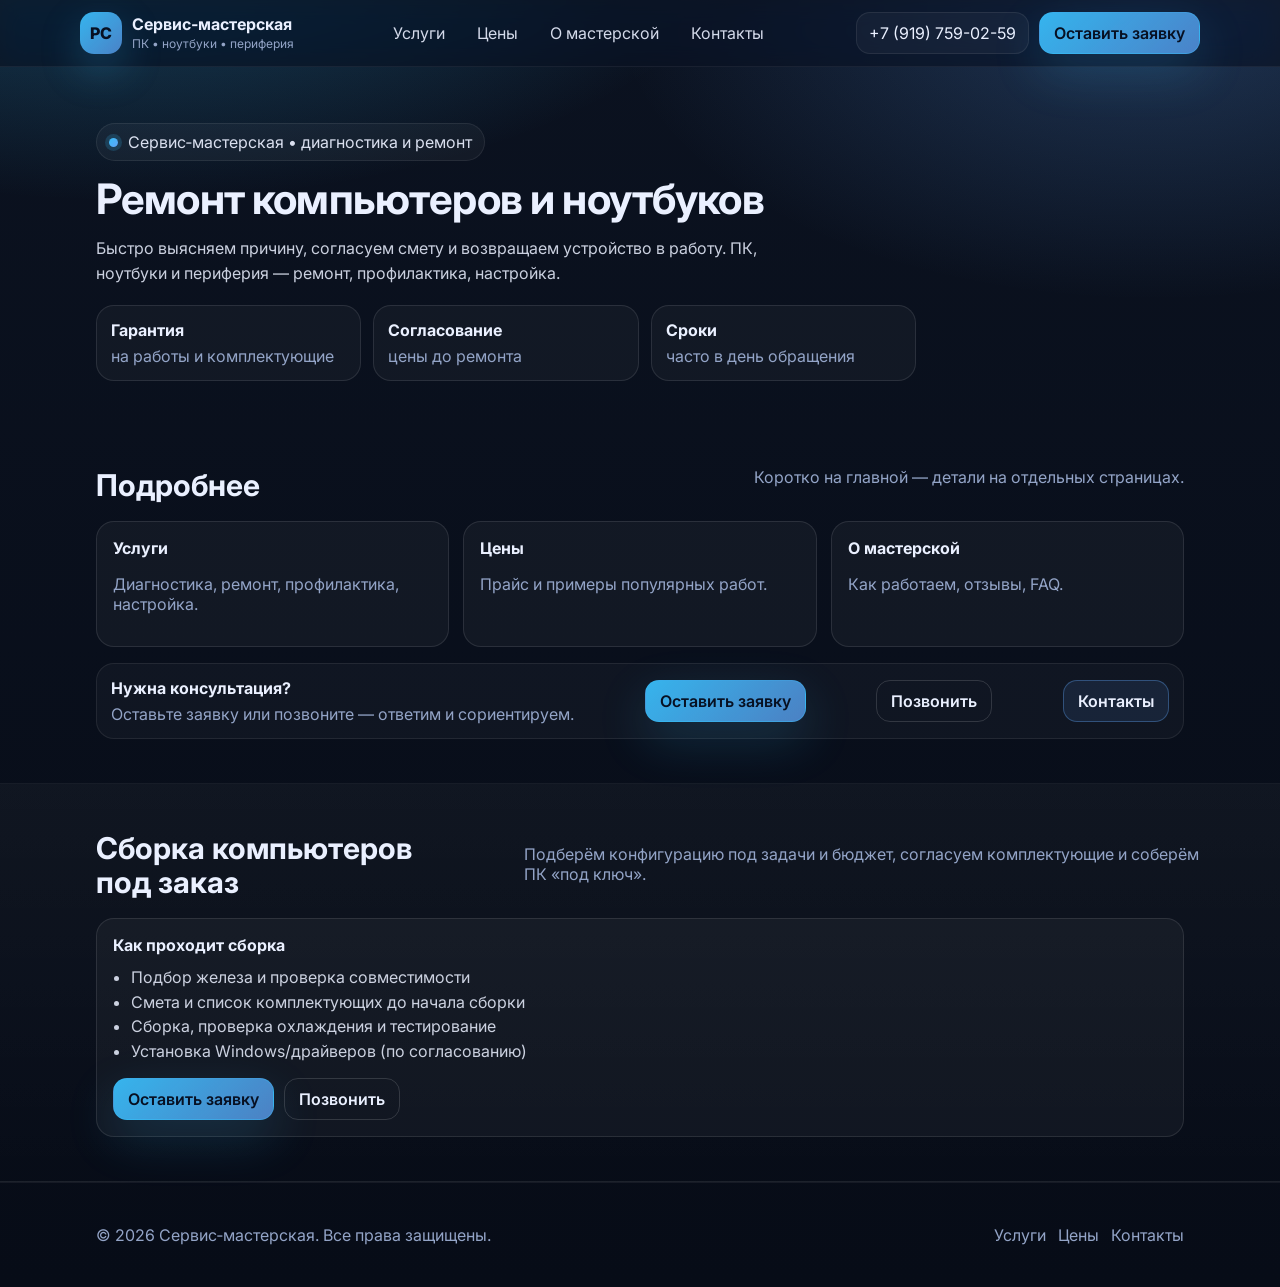
<file: index.html>
<!doctype html>
<html lang="ru" data-page="home">
  <head>
    <meta charset="UTF-8" />
    <meta name="viewport" content="width=device-width,initial-scale=1" />
    <meta name="theme-color" content="#0b1220" />

    <title>Ремонт компьютеров и ноутбуков — мастерская</title>
    <meta
      name="description"
      content="Ремонт ПК, ноутбуков и периферии. Диагностика, чистка, замена комплектующих, установка Windows, восстановление данных. Гарантия, быстрые сроки."
    />

    <meta property="og:title" content="Ремонт компьютеров и ноутбуков — мастерская" />
    <meta
      property="og:description"
      content="ПК, ноутбуки и периферия: диагностика, чистка, ремонт, апгрейд, настройка. Гарантия и понятные цены."
    />
    <meta property="og:type" content="website" />

    <link rel="icon" href="data:image/svg+xml,%3Csvg xmlns='http://www.w3.org/2000/svg' viewBox='0 0 64 64'%3E%3Cpath fill='%2338bdf8' d='M10 14a6 6 0 0 1 6-6h32a6 6 0 0 1 6 6v22a6 6 0 0 1-6 6H35l-7 8-7-8H16a6 6 0 0 1-6-6V14Z'/%3E%3Cpath fill='%230b1220' d='M20 18h24a2 2 0 0 1 2 2v12a2 2 0 0 1-2 2H20a2 2 0 0 1-2-2V20a2 2 0 0 1 2-2Zm4 20h16v4H24v-4Z'/%3E%3C/svg%3E" />
    <link rel="preconnect" href="https://fonts.googleapis.com" />
    <link rel="preconnect" href="https://fonts.gstatic.com" crossorigin />
    <link
      href="https://fonts.googleapis.com/css2?family=Inter:wght@400;500;600;700&display=swap"
      rel="stylesheet"
    />
    <link rel="stylesheet" href="./assets/css/styles.css" />
  </head>
  <body>
    <a class="skip-link" href="#main">Перейти к содержимому</a>

    <header class="site-header" data-header>
      <div class="container header-inner">
        <a class="brand" href="./index.html" aria-label="На главную">
          <span class="brand-mark" aria-hidden="true">PC</span>
          <span class="brand-text">
            <span class="brand-name">Сервис‑мастерская</span>
            <span class="brand-sub">ПК • ноутбуки • периферия</span>
          </span>
        </a>

        <nav class="nav" aria-label="Основная навигация" data-nav>
          <a class="nav-link" href="./services.html" data-navlink="services">Услуги</a>
          <a class="nav-link" href="./prices.html" data-navlink="prices">Цены</a>
          <a class="nav-link" href="./about.html" data-navlink="about">О мастерской</a>
          <a class="nav-link" href="./contacts.html" data-navlink="contacts">Контакты</a>
        </nav>

        <div class="header-actions">
          <a class="chip" href="tel:+79197590259" data-phone>
            <span class="chip-label">Позвонить</span>
            <span class="chip-strong">+7 (919) 759-02-59</span>
          </a>
          <button class="btn btn-ghost burger" type="button" aria-label="Открыть меню" data-burger>
            <span class="burger-lines" aria-hidden="true"></span>
          </button>
          <a class="btn btn-primary" href="./contacts.html#request">Оставить заявку</a>
        </div>
      </div>
    </header>

    <main id="main">
      <section class="hero hero-min" id="top">
        <div class="container hero-grid">
          <div class="hero-copy">
            <p class="badge">
              <span class="badge-dot" aria-hidden="true"></span>
              Сервис‑мастерская • диагностика и ремонт
            </p>
            <h1 class="h1">Ремонт компьютеров и ноутбуков</h1>
            <p class="lead maxw-720">
              Быстро выясняем причину, согласуем смету и возвращаем устройство в работу. ПК, ноутбуки и
              периферия — ремонт, профилактика, настройка.
            </p>

            <div class="mini" aria-label="Коротко о нас">
              <div class="card">
                <strong>Гарантия</strong>
                <span class="muted">на работы и комплектующие</span>
              </div>
              <div class="card">
                <strong>Согласование</strong>
                <span class="muted">цены до ремонта</span>
              </div>
              <div class="card">
                <strong>Сроки</strong>
                <span class="muted">часто в день обращения</span>
              </div>
            </div>
          </div>
        </div>
      </section>

      <section class="section">
        <div class="container">
          <div class="section-head">
            <h2 class="h2">Подробнее</h2>
            <p class="muted">Коротко на главной — детали на отдельных страницах.</p>
          </div>

          <div class="cards">
            <a class="card" href="./services.html" style="text-decoration: none">
              <h3 class="h4">Услуги</h3>
              <p class="muted">Диагностика, ремонт, профилактика, настройка.</p>
            </a>
            <a class="card" href="./prices.html" style="text-decoration: none">
              <h3 class="h4">Цены</h3>
              <p class="muted">Прайс и примеры популярных работ.</p>
            </a>
            <a class="card" href="./about.html" style="text-decoration: none">
              <h3 class="h4">О мастерской</h3>
              <p class="muted">Как работаем, отзывы, FAQ.</p>
            </a>
          </div>

          <div class="cta-row">
            <div class="cta-box">
              <h3 class="h4">Нужна консультация?</h3>
              <p class="muted">Оставьте заявку или позвоните — ответим и сориентируем.</p>
            </div>
            <a class="btn btn-primary" href="./contacts.html#request">Оставить заявку</a>
            <a class="btn btn-ghost" href="tel:+79197590259" data-phone>Позвонить</a>
            <a class="btn btn-secondary" href="./contacts.html">Контакты</a>
          </div>
        </div>
      </section>

      <section class="section section-alt">
        <div class="container">
          <div class="section-head">
            <h2 class="h2">Сборка компьютеров под&nbsp;заказ</h2>
            <p class="muted sb-sub">Подберём конфигурацию под задачи и бюджет, согласуем комплектующие и соберём ПК «под ключ».</p>
          </div>

          <div class="cards">
            <article class="card card--span-3">
              <h2 class="h4">Как проходит сборка</h2>
              <ul class="list">
                <li>Подбор железа и проверка совместимости</li>
                <li>Смета и список комплектующих до начала сборки</li>
                <li>Сборка, проверка охлаждения и тестирование</li>
                <li>Установка Windows/драйверов (по согласованию)</li>
              </ul>

              <div class="contact-actions">
                <a class="btn btn-primary" href="./contacts.html#request">Оставить заявку</a>
                <a class="btn btn-ghost" href="tel:+79197590259" data-phone>Позвонить</a>
              </div>
            </article>
          </div>
        </div>
      </section>
    </main>

    <footer class="site-footer">
      <div class="container footer-inner">
        <p class="muted">© <span data-year></span> Сервис‑мастерская. Все права защищены.</p>
        <div class="footer-links">
          <a class="muted" href="./services.html">Услуги</a>
          <a class="muted" href="./prices.html">Цены</a>
          <a class="muted" href="./contacts.html">Контакты</a>
        </div>
      </div>
    </footer>

    <script src="./assets/js/main.js" defer></script>
  </body>
</html>
</file>
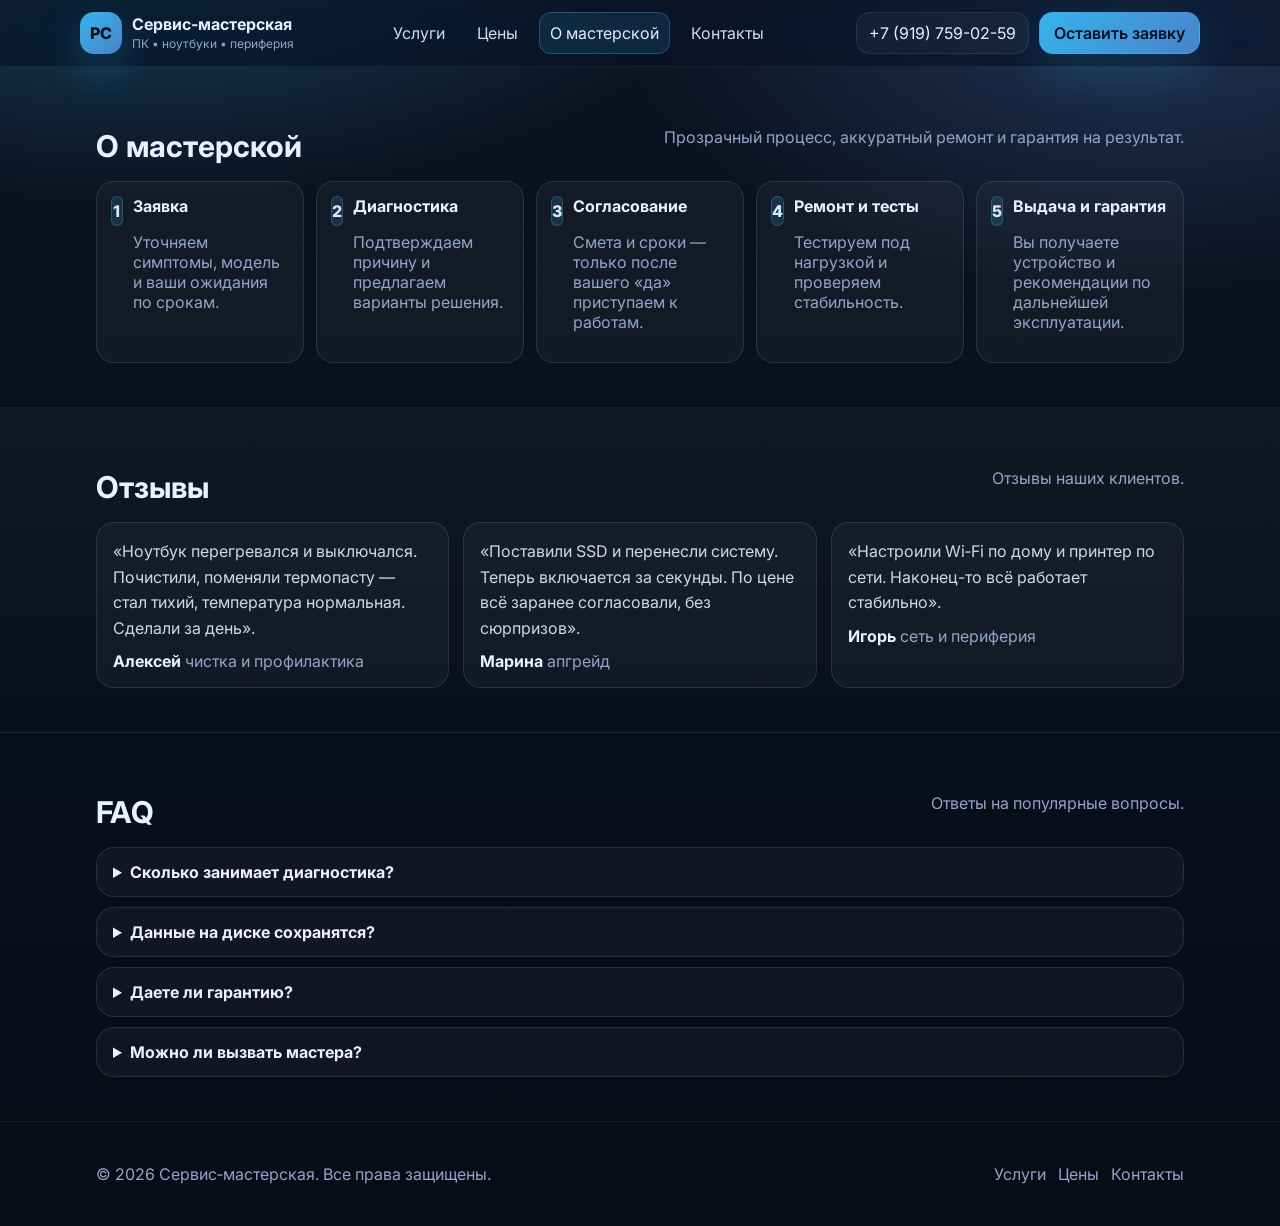
<file: about.html>
<!doctype html>
<html lang="ru" data-page="about">
  <head>
    <meta charset="UTF-8" />
    <meta name="viewport" content="width=device-width,initial-scale=1" />
    <meta name="theme-color" content="#0b1220" />

    <title>О мастерской — как мы работаем</title>
    <meta
      name="description"
      content="Как мы работаем: заявка, диагностика, согласование, ремонт, выдача и гарантия. Преимущества и ответы на частые вопросы."
    />

    <link rel="icon" href="data:image/svg+xml,%3Csvg xmlns='http://www.w3.org/2000/svg' viewBox='0 0 64 64'%3E%3Cpath fill='%2338bdf8' d='M10 14a6 6 0 0 1 6-6h32a6 6 0 0 1 6 6v22a6 6 0 0 1-6 6H35l-7 8-7-8H16a6 6 0 0 1-6-6V14Z'/%3E%3Cpath fill='%230b1220' d='M20 18h24a2 2 0 0 1 2 2v12a2 2 0 0 1-2 2H20a2 2 0 0 1-2-2V20a2 2 0 0 1 2-2Zm4 20h16v4H24v-4Z'/%3E%3C/svg%3E" />
    <link rel="preconnect" href="https://fonts.googleapis.com" />
    <link rel="preconnect" href="https://fonts.gstatic.com" crossorigin />
    <link
      href="https://fonts.googleapis.com/css2?family=Inter:wght@400;500;600;700&display=swap"
      rel="stylesheet"
    />
    <link rel="stylesheet" href="./assets/css/styles.css" />
  </head>
  <body>
    <a class="skip-link" href="#main">Перейти к содержимому</a>

    <header class="site-header" data-header>
      <div class="container header-inner">
        <a class="brand" href="./index.html" aria-label="На главную">
          <span class="brand-mark" aria-hidden="true">PC</span>
          <span class="brand-text">
            <span class="brand-name">Сервис‑мастерская</span>
            <span class="brand-sub">ПК • ноутбуки • периферия</span>
          </span>
        </a>

        <nav class="nav" aria-label="Основная навигация" data-nav>
          <a class="nav-link" href="./services.html" data-navlink="services">Услуги</a>
          <a class="nav-link" href="./prices.html" data-navlink="prices">Цены</a>
          <a class="nav-link" href="./about.html" data-navlink="about">О мастерской</a>
          <a class="nav-link" href="./contacts.html" data-navlink="contacts">Контакты</a>
        </nav>

        <div class="header-actions">
          <a class="chip" href="tel:+79197590259" data-phone>
            <span class="chip-label">Позвонить</span>
            <span class="chip-strong">+7 (919) 759-02-59</span>
          </a>
          <button class="btn btn-ghost burger" type="button" aria-label="Открыть меню" data-burger>
            <span class="burger-lines" aria-hidden="true"></span>
          </button>
          <a class="btn btn-primary" href="./contacts.html#request">Оставить заявку</a>
        </div>
      </div>
    </header>

    <main id="main">
      <section class="section">
        <div class="container">
          <div class="section-head">
            <h1 class="h2">О мастерской</h1>
            <p class="muted">Прозрачный процесс, аккуратный ремонт и гарантия на результат.</p>
          </div>

          <ol class="steps">
            <li class="step">
              <div class="step-num" aria-hidden="true">1</div>
              <div class="step-body">
                <h2 class="h4">Заявка</h2>
                <p class="muted">Уточняем симптомы, модель и ваши ожидания по срокам.</p>
              </div>
            </li>
            <li class="step">
              <div class="step-num" aria-hidden="true">2</div>
              <div class="step-body">
                <h2 class="h4">Диагностика</h2>
                <p class="muted">Подтверждаем причину и предлагаем варианты решения.</p>
              </div>
            </li>
            <li class="step">
              <div class="step-num" aria-hidden="true">3</div>
              <div class="step-body">
                <h2 class="h4">Согласование</h2>
                <p class="muted">Смета и сроки — только после вашего «да» приступаем к работам.</p>
              </div>
            </li>
            <li class="step">
              <div class="step-num" aria-hidden="true">4</div>
              <div class="step-body">
                <h2 class="h4">Ремонт и тесты</h2>
                <p class="muted">Тестируем под нагрузкой и проверяем стабильность.</p>
              </div>
            </li>
            <li class="step">
              <div class="step-num" aria-hidden="true">5</div>
              <div class="step-body">
                <h2 class="h4">Выдача и гарантия</h2>
                <p class="muted">Вы получаете устройство и рекомендации по дальнейшей эксплуатации.</p>
              </div>
            </li>
          </ol>
        </div>
      </section>

      <section class="section section-alt">
        <div class="container">
          <div class="section-head">
            <h2 class="h2">Отзывы</h2>
            <p class="muted">Отзывы наших клиентов.</p>
          </div>

          <div class="reviews">
            <figure class="review">
              <blockquote>
                «Ноутбук перегревался и выключался. Почистили, поменяли термопасту — стал тихий, температура
                нормальная. Сделали за день».
              </blockquote>
              <figcaption>
                <span class="review-name">Алексей</span>
                <span class="muted">чистка и профилактика</span>
              </figcaption>
            </figure>

            <figure class="review">
              <blockquote>
                «Поставили SSD и перенесли систему. Теперь включается за секунды. По цене всё заранее
                согласовали, без сюрпризов».
              </blockquote>
              <figcaption>
                <span class="review-name">Марина</span>
                <span class="muted">апгрейд</span>
              </figcaption>
            </figure>

            <figure class="review">
              <blockquote>
                «Настроили Wi‑Fi по дому и принтер по сети. Наконец-то всё работает стабильно».
              </blockquote>
              <figcaption>
                <span class="review-name">Игорь</span>
                <span class="muted">сеть и периферия</span>
              </figcaption>
            </figure>
          </div>
        </div>
      </section>

      <section class="section">
        <div class="container">
          <div class="section-head">
            <h2 class="h2">FAQ</h2>
            <p class="muted">Ответы на популярные вопросы.</p>
          </div>

          <div class="faq">
            <details class="faq-item">
              <summary>Сколько занимает диагностика?</summary>
              <p class="muted">
                Обычно от 15 минут до 1 дня — зависит от симптомов и очереди. Срочные случаи стараемся
                разбирать в день обращения.
              </p>
            </details>
            <details class="faq-item">
              <summary>Данные на диске сохранятся?</summary>
              <p class="muted">
                Если это возможно, мы сохраняем данные. При риске потери заранее предупреждаем и предлагаем
                резервное копирование/восстановление.
              </p>
            </details>
            <details class="faq-item">
              <summary>Даете ли гарантию?</summary>
              <p class="muted">
                Да — на работы и установленные комплектующие. Срок зависит от типа ремонта и деталей.
              </p>
            </details>
            <details class="faq-item">
              <summary>Можно ли вызвать мастера?</summary>
              <p class="muted">
                Да, по городу и ближайшим районам. Часто выезд помогает для настройки сети, принтера,
                «не грузится Windows» и т. п.
              </p>
            </details>
          </div>
        </div>
      </section>
    </main>

    <footer class="site-footer">
      <div class="container footer-inner">
        <p class="muted">© <span data-year></span> Сервис‑мастерская. Все права защищены.</p>
        <div class="footer-links">
          <a class="muted" href="./services.html">Услуги</a>
          <a class="muted" href="./prices.html">Цены</a>
          <a class="muted" href="./contacts.html">Контакты</a>
        </div>
      </div>
    </footer>

    <script src="./assets/js/main.js" defer></script>
  </body>
</html>
</file>
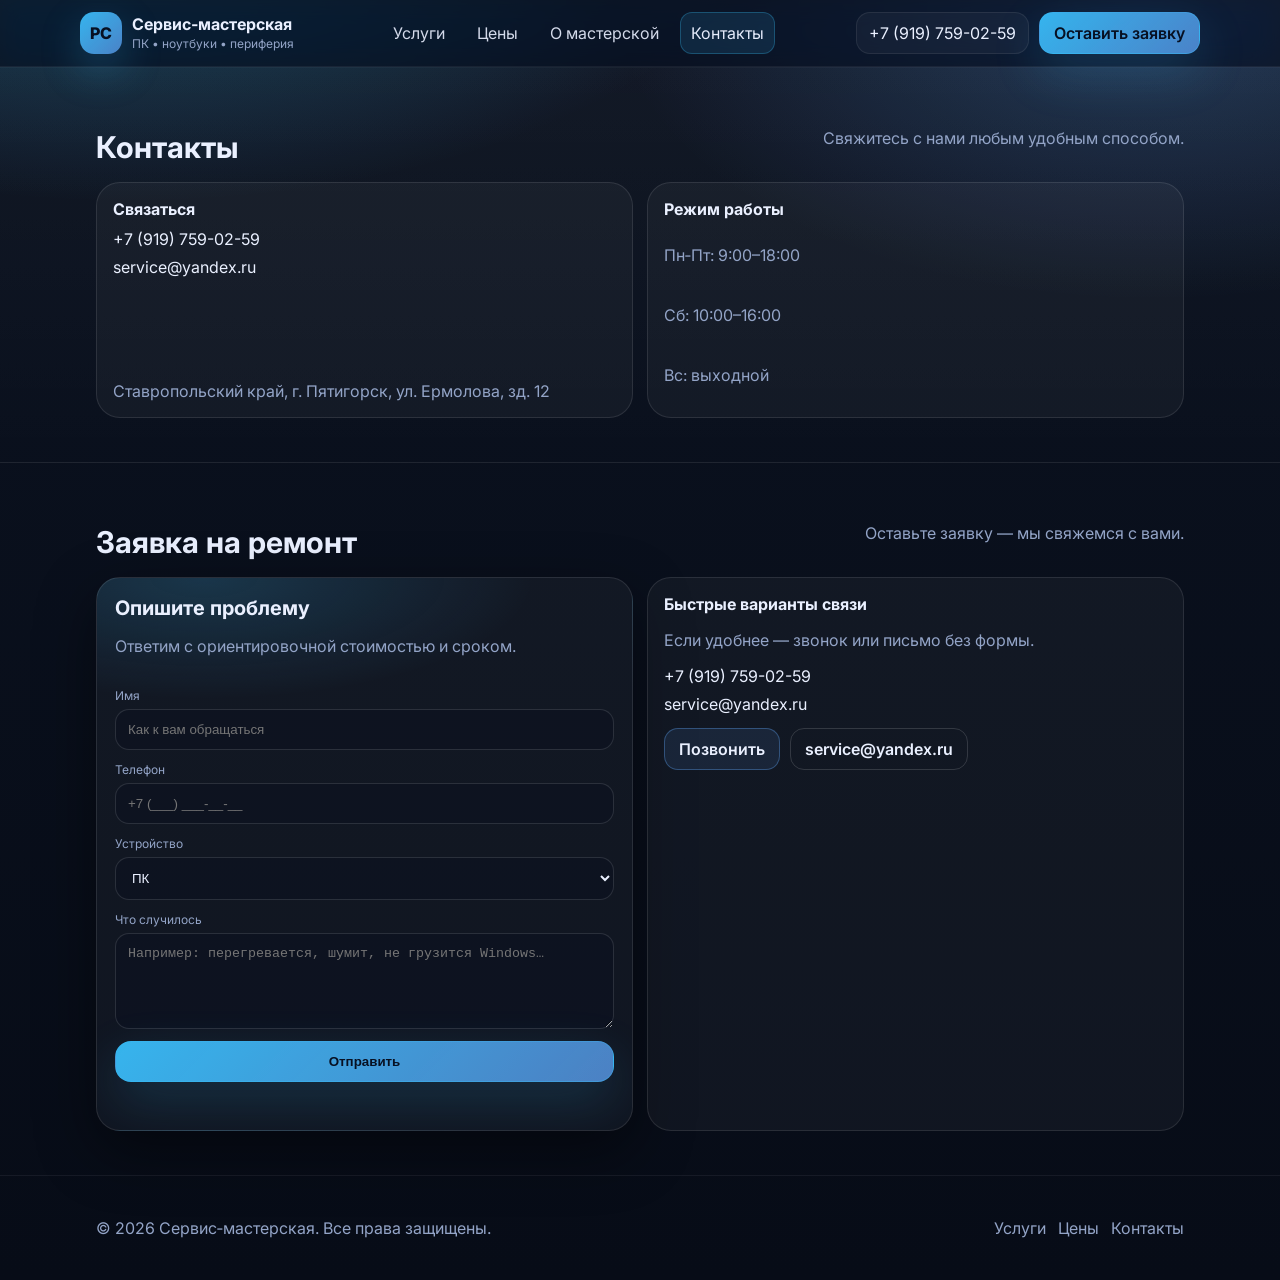
<file: contacts.html>
<!doctype html>
<html lang="ru" data-page="contacts">
  <head>
    <meta charset="UTF-8" />
    <meta name="viewport" content="width=device-width,initial-scale=1" />
    <meta name="theme-color" content="#0b1220" />

    <title>Контакты — сервис‑мастерская</title>
    <meta
      name="description"
      content="Контакты мастерской: телефон, email, адрес и график. Форма заявки на ремонт ПК, ноутбуков и периферии."
    />

    <link rel="icon" href="data:image/svg+xml,%3Csvg xmlns='http://www.w3.org/2000/svg' viewBox='0 0 64 64'%3E%3Cpath fill='%2338bdf8' d='M10 14a6 6 0 0 1 6-6h32a6 6 0 0 1 6 6v22a6 6 0 0 1-6 6H35l-7 8-7-8H16a6 6 0 0 1-6-6V14Z'/%3E%3Cpath fill='%230b1220' d='M20 18h24a2 2 0 0 1 2 2v12a2 2 0 0 1-2 2H20a2 2 0 0 1-2-2V20a2 2 0 0 1 2-2Zm4 20h16v4H24v-4Z'/%3E%3C/svg%3E" />
    <link rel="preconnect" href="https://fonts.googleapis.com" />
    <link rel="preconnect" href="https://fonts.gstatic.com" crossorigin />
    <link
      href="https://fonts.googleapis.com/css2?family=Inter:wght@400;500;600;700&display=swap"
      rel="stylesheet"
    />
    <link rel="stylesheet" href="./assets/css/styles.css" />
  </head>
  <body>
    <a class="skip-link" href="#main">Перейти к содержимому</a>

    <header class="site-header" data-header>
      <div class="container header-inner">
        <a class="brand" href="./index.html" aria-label="На главную">
          <span class="brand-mark" aria-hidden="true">PC</span>
          <span class="brand-text">
            <span class="brand-name">Сервис‑мастерская</span>
            <span class="brand-sub">ПК • ноутбуки • периферия</span>
          </span>
        </a>

        <nav class="nav" aria-label="Основная навигация" data-nav>
          <a class="nav-link" href="./services.html" data-navlink="services">Услуги</a>
          <a class="nav-link" href="./prices.html" data-navlink="prices">Цены</a>
          <a class="nav-link" href="./about.html" data-navlink="about">О мастерской</a>
          <a class="nav-link" href="./contacts.html" data-navlink="contacts">Контакты</a>
        </nav>

        <div class="header-actions">
          <a class="chip" href="tel:+79197590259" data-phone>
            <span class="chip-label">Позвонить</span>
            <span class="chip-strong">+7 (919) 759-02-59</span>
          </a>
          <button class="btn btn-ghost burger" type="button" aria-label="Открыть меню" data-burger>
            <span class="burger-lines" aria-hidden="true"></span>
          </button>
          <a class="btn btn-primary" href="#request">Оставить заявку</a>
        </div>
      </div>
    </header>

    <main id="main">
      <section class="section section-alt" id="contacts">
        <div class="container">
          <div class="section-head">
            <h1 class="h2">Контакты</h1>
            <p class="muted">Свяжитесь с нами любым удобным способом.</p>
          </div>

          <div class="contact-grid">
            <div class="contact-card contact-card--stack">
              <h2 class="h4">Связаться</h2>
              <div class="contact-list">
                <a class="contact-link" href="tel:+79197590259" data-phone>+7 (919) 759-02-59</a>
                <a class="contact-link" href="mailto:service@yandex.ru" data-email>service@yandex.ru</a>
              </div>
              <p class="muted contact-address">Ставропольский край, г. Пятигорск, ул. Ермолова, зд. 12</p>
            </div>
            <div class="contact-card">
              <h2 class="h4">Режим работы</h2>
              <div class="contact-list">
                <p class="muted">Пн‑Пт: 9:00–18:00</p>
                <p class="muted">Сб: 10:00–16:00</p>
                <p class="muted">Вс: выходной</p>
              </div>
            </div>
          </div>
        </div>
      </section>

      <section class="section" id="request">
        <div class="container">
          <div class="section-head">
            <h2 class="h2">Заявка на ремонт</h2>
            <p class="muted">Оставьте заявку — мы свяжемся с вами.</p>
          </div>

          <div class="contact-grid">
            <div class="hero-card" aria-label="Форма заявки">
              <div class="hero-card-top">
                <h3 class="h3">Опишите проблему</h3>
                <p class="muted">Ответим с ориентировочной стоимостью и сроком.</p>
              </div>

              <form class="form" data-request-form>
                <label class="field">
                  <span class="field-label">Имя</span>
                  <input class="input" name="name" autocomplete="name" placeholder="Как к вам обращаться" />
                </label>

                <label class="field">
                  <span class="field-label">Телефон</span>
                  <input
                    class="input"
                    name="phone"
                    inputmode="tel"
                    autocomplete="tel"
                    placeholder="+7 (___) ___‑__‑__"
                    required
                  />
                </label>

                <label class="field">
                  <span class="field-label">Устройство</span>
                  <select class="input" name="device" required>
                    <option value="ПК">ПК</option>
                    <option value="Ноутбук">Ноутбук</option>
                    <option value="Моноблок">Моноблок</option>
                    <option value="Принтер / МФУ">Принтер / МФУ</option>
                    <option value="Роутер / интернет">Роутер / интернет</option>
                    <option value="Другое">Другое</option>
                  </select>
                </label>

                <label class="field">
                  <span class="field-label">Что случилось</span>
                  <textarea
                    class="input textarea"
                    name="problem"
                    rows="4"
                    placeholder="Например: перегревается, шумит, не грузится Windows…"
                    required
                  ></textarea>
                </label>

                <button class="btn btn-primary btn-lg" type="submit">Отправить</button>
                <p class="form-status" aria-live="polite" data-form-status></p>
              </form>
            </div>

            <div class="contact-card">
              <h3 class="h4">Быстрые варианты связи</h3>
              <p class="muted">Если удобнее — звонок или письмо без формы.</p>
              <div class="contact-list">
                <a class="contact-link" href="tel:+79197590259" data-phone>+7 (919) 759-02-59</a>
                <a class="contact-link" href="mailto:service@yandex.ru" data-email>service@yandex.ru</a>
              </div>
              <div class="contact-actions">
                <a class="btn btn-secondary" href="tel:+79197590259" data-phone>Позвонить</a>
                <a class="btn btn-ghost" href="mailto:service@yandex.ru" data-email>Написать на email</a>
              </div>
            </div>
          </div>
        </div>
      </section>
    </main>

    <footer class="site-footer">
      <div class="container footer-inner">
        <p class="muted">© <span data-year></span> Сервис‑мастерская. Все права защищены.</p>
        <div class="footer-links">
          <a class="muted" href="./services.html">Услуги</a>
          <a class="muted" href="./prices.html">Цены</a>
          <a class="muted" href="./contacts.html">Контакты</a>
        </div>
      </div>
    </footer>

    <script src="./assets/js/main.js" defer></script>
  </body>
</html>
</file>
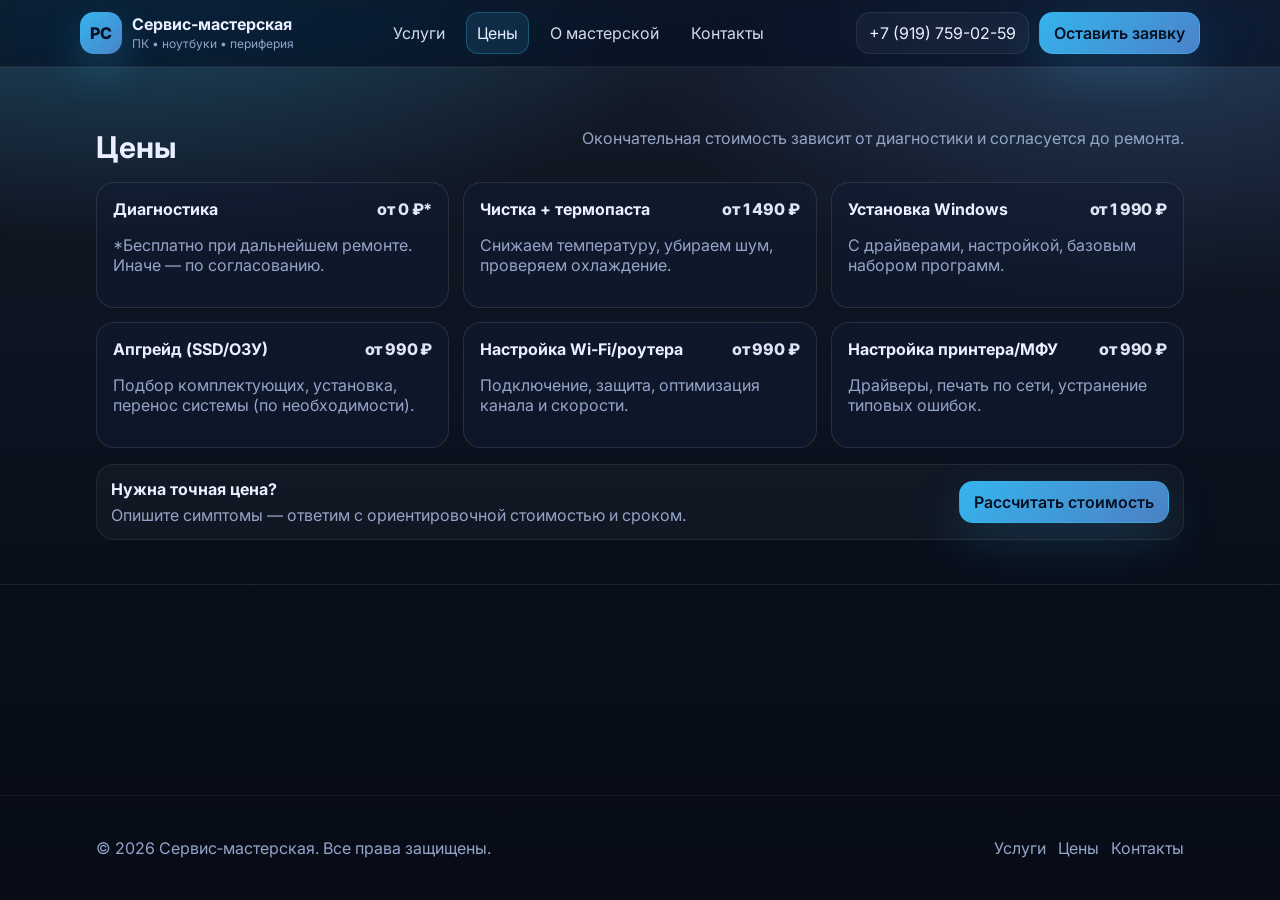
<file: prices.html>
<!doctype html>
<html lang="ru" data-page="prices">
  <head>
    <meta charset="UTF-8" />
    <meta name="viewport" content="width=device-width,initial-scale=1" />
    <meta name="theme-color" content="#0b1220" />

    <title>Цены — ремонт компьютеров и ноутбуков</title>
    <meta
      name="description"
      content="Цены на диагностику, чистку и профилактику, установку Windows, апгрейд, настройку Wi‑Fi и принтера/МФУ. Окончательная стоимость после диагностики."
    />

    <link rel="icon" href="data:image/svg+xml,%3Csvg xmlns='http://www.w3.org/2000/svg' viewBox='0 0 64 64'%3E%3Cpath fill='%2338bdf8' d='M10 14a6 6 0 0 1 6-6h32a6 6 0 0 1 6 6v22a6 6 0 0 1-6 6H35l-7 8-7-8H16a6 6 0 0 1-6-6V14Z'/%3E%3Cpath fill='%230b1220' d='M20 18h24a2 2 0 0 1 2 2v12a2 2 0 0 1-2 2H20a2 2 0 0 1-2-2V20a2 2 0 0 1 2-2Zm4 20h16v4H24v-4Z'/%3E%3C/svg%3E" />
    <link rel="preconnect" href="https://fonts.googleapis.com" />
    <link rel="preconnect" href="https://fonts.gstatic.com" crossorigin />
    <link
      href="https://fonts.googleapis.com/css2?family=Inter:wght@400;500;600;700&display=swap"
      rel="stylesheet"
    />
    <link rel="stylesheet" href="./assets/css/styles.css" />
  </head>
  <body>
    <a class="skip-link" href="#main">Перейти к содержимому</a>

    <header class="site-header" data-header>
      <div class="container header-inner">
        <a class="brand" href="./index.html" aria-label="На главную">
          <span class="brand-mark" aria-hidden="true">PC</span>
          <span class="brand-text">
            <span class="brand-name">Сервис‑мастерская</span>
            <span class="brand-sub">ПК • ноутбуки • периферия</span>
          </span>
        </a>

        <nav class="nav" aria-label="Основная навигация" data-nav>
          <a class="nav-link" href="./services.html" data-navlink="services">Услуги</a>
          <a class="nav-link" href="./prices.html" data-navlink="prices">Цены</a>
          <a class="nav-link" href="./about.html" data-navlink="about">О мастерской</a>
          <a class="nav-link" href="./contacts.html" data-navlink="contacts">Контакты</a>
        </nav>

        <div class="header-actions">
          <a class="chip" href="tel:+79197590259" data-phone>
            <span class="chip-label">Позвонить</span>
            <span class="chip-strong">+7 (919) 759-02-59</span>
          </a>
          <button class="btn btn-ghost burger" type="button" aria-label="Открыть меню" data-burger>
            <span class="burger-lines" aria-hidden="true"></span>
          </button>
          <a class="btn btn-primary" href="./contacts.html#request">Оставить заявку</a>
        </div>
      </div>
    </header>

    <main id="main">
      <section class="section section-alt">
        <div class="container">
          <div class="section-head">
            <h1 class="h2">Цены</h1>
            <p class="muted">Окончательная стоимость зависит от диагностики и согласуется до ремонта.</p>
          </div>

          <div class="price-grid" role="list">
            <div class="price" role="listitem">
              <div class="price-top">
                <h2 class="h4">Диагностика</h2>
                <p class="price-value">от 0 ₽*</p>
              </div>
              <p class="muted">*Бесплатно при дальнейшем ремонте. Иначе — по согласованию.</p>
            </div>

            <div class="price" role="listitem">
              <div class="price-top">
                <h2 class="h4">Чистка + термопаста</h2>
                <p class="price-value">от 1 490 ₽</p>
              </div>
              <p class="muted">Снижаем температуру, убираем шум, проверяем охлаждение.</p>
            </div>

            <div class="price" role="listitem">
              <div class="price-top">
                <h2 class="h4">Установка Windows</h2>
                <p class="price-value">от 1 990 ₽</p>
              </div>
              <p class="muted">С драйверами, настройкой, базовым набором программ.</p>
            </div>

            <div class="price" role="listitem">
              <div class="price-top">
                <h2 class="h4">Апгрейд (SSD/ОЗУ)</h2>
                <p class="price-value">от 990 ₽</p>
              </div>
              <p class="muted">Подбор комплектующих, установка, перенос системы (по необходимости).</p>
            </div>

            <div class="price" role="listitem">
              <div class="price-top">
                <h2 class="h4">Настройка Wi‑Fi/роутера</h2>
                <p class="price-value">от 990 ₽</p>
              </div>
              <p class="muted">Подключение, защита, оптимизация канала и скорости.</p>
            </div>

            <div class="price" role="listitem">
              <div class="price-top">
                <h2 class="h4">Настройка принтера/МФУ</h2>
                <p class="price-value">от 990 ₽</p>
              </div>
              <p class="muted">Драйверы, печать по сети, устранение типовых ошибок.</p>
            </div>
          </div>

          <div class="cta-row">
            <div class="cta-box">
              <h2 class="h4">Нужна точная цена?</h2>
              <p class="muted">Опишите симптомы — ответим с ориентировочной стоимостью и сроком.</p>
            </div>
            <a class="btn btn-primary" href="./contacts.html#request">Рассчитать стоимость</a>
          </div>
        </div>
      </section>
    </main>

    <footer class="site-footer">
      <div class="container footer-inner">
        <p class="muted">© <span data-year></span> Сервис‑мастерская. Все права защищены.</p>
        <div class="footer-links">
          <a class="muted" href="./services.html">Услуги</a>
          <a class="muted" href="./prices.html">Цены</a>
          <a class="muted" href="./contacts.html">Контакты</a>
        </div>
      </div>
    </footer>

    <script src="./assets/js/main.js" defer></script>
  </body>
</html>
</file>
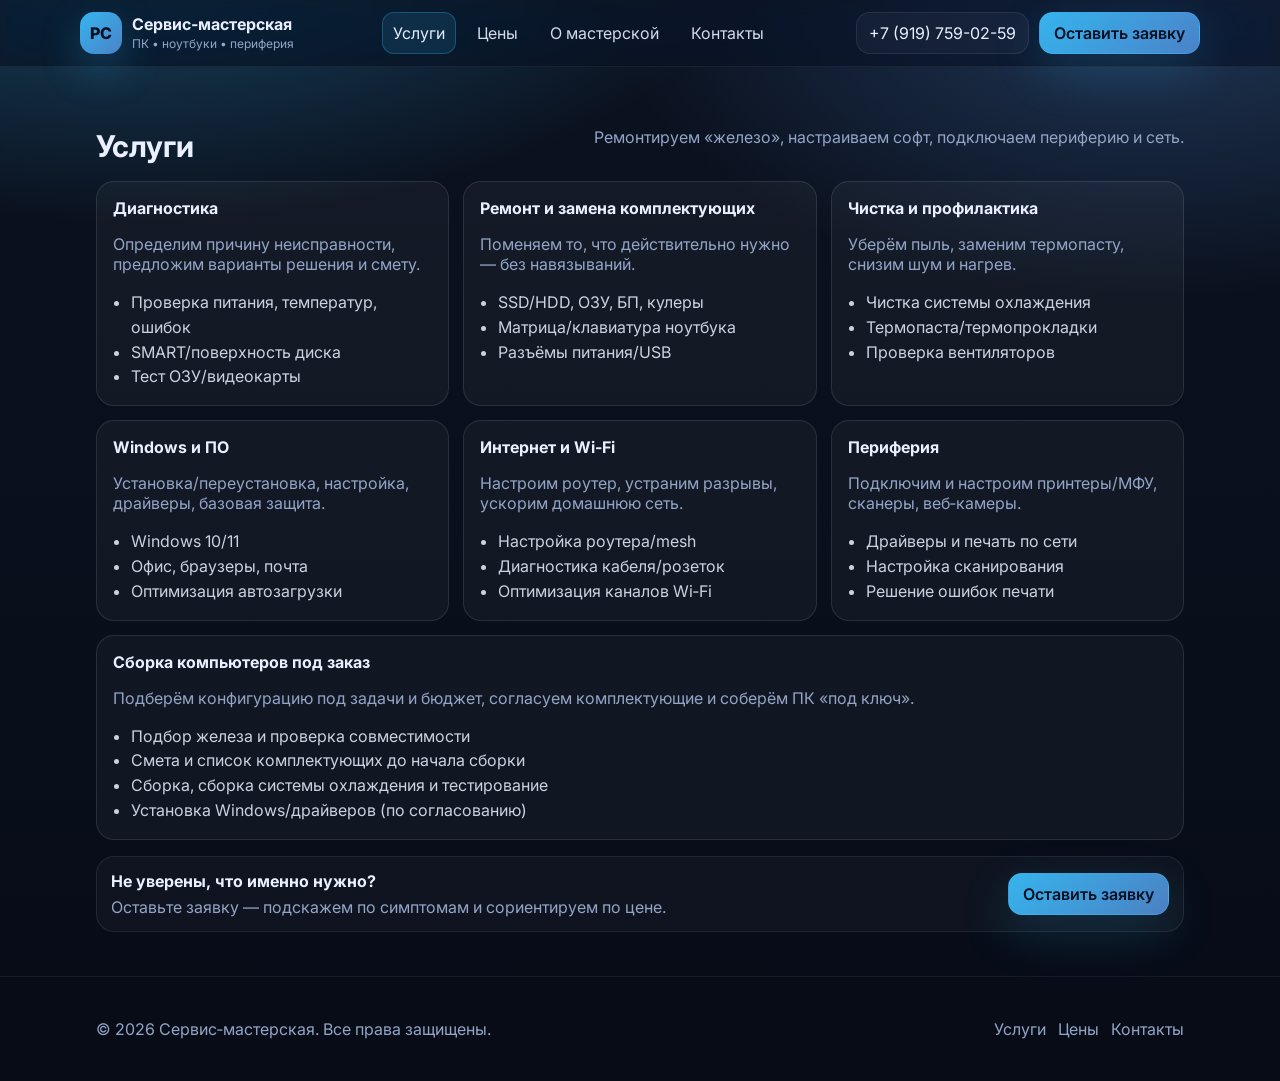
<file: services.html>
<!doctype html>
<html lang="ru" data-page="services">
  <head>
    <meta charset="UTF-8" />
    <meta name="viewport" content="width=device-width,initial-scale=1" />
    <meta name="theme-color" content="#0b1220" />

    <title>Услуги — ремонт ПК, ноутбуков и периферии</title>
    <meta
      name="description"
      content="Услуги сервисной мастерской: диагностика, ремонт и замена комплектующих, чистка и профилактика, Windows и ПО, интернет и Wi‑Fi, периферия."
    />

    <link rel="icon" href="data:image/svg+xml,%3Csvg xmlns='http://www.w3.org/2000/svg' viewBox='0 0 64 64'%3E%3Cpath fill='%2338bdf8' d='M10 14a6 6 0 0 1 6-6h32a6 6 0 0 1 6 6v22a6 6 0 0 1-6 6H35l-7 8-7-8H16a6 6 0 0 1-6-6V14Z'/%3E%3Cpath fill='%230b1220' d='M20 18h24a2 2 0 0 1 2 2v12a2 2 0 0 1-2 2H20a2 2 0 0 1-2-2V20a2 2 0 0 1 2-2Zm4 20h16v4H24v-4Z'/%3E%3C/svg%3E" />
    <link rel="preconnect" href="https://fonts.googleapis.com" />
    <link rel="preconnect" href="https://fonts.gstatic.com" crossorigin />
    <link
      href="https://fonts.googleapis.com/css2?family=Inter:wght@400;500;600;700&display=swap"
      rel="stylesheet"
    />
    <link rel="stylesheet" href="./assets/css/styles.css" />
  </head>
  <body>
    <a class="skip-link" href="#main">Перейти к содержимому</a>

    <header class="site-header" data-header>
      <div class="container header-inner">
        <a class="brand" href="./index.html" aria-label="На главную">
          <span class="brand-mark" aria-hidden="true">PC</span>
          <span class="brand-text">
            <span class="brand-name">Сервис‑мастерская</span>
            <span class="brand-sub">ПК • ноутбуки • периферия</span>
          </span>
        </a>

        <nav class="nav" aria-label="Основная навигация" data-nav>
          <a class="nav-link" href="./services.html" data-navlink="services">Услуги</a>
          <a class="nav-link" href="./prices.html" data-navlink="prices">Цены</a>
          <a class="nav-link" href="./about.html" data-navlink="about">О мастерской</a>
          <a class="nav-link" href="./contacts.html" data-navlink="contacts">Контакты</a>
        </nav>

        <div class="header-actions">
          <a class="chip" href="tel:+79197590259" data-phone>
            <span class="chip-label">Позвонить</span>
            <span class="chip-strong">+7 (919) 759-02-59</span>
          </a>
          <button class="btn btn-ghost burger" type="button" aria-label="Открыть меню" data-burger>
            <span class="burger-lines" aria-hidden="true"></span>
          </button>
          <a class="btn btn-primary" href="./contacts.html#request">Оставить заявку</a>
        </div>
      </div>
    </header>

    <main id="main">
      <section class="section">
        <div class="container">
          <div class="section-head">
            <h1 class="h2">Услуги</h1>
            <p class="muted">Ремонтируем «железо», настраиваем софт, подключаем периферию и сеть.</p>
          </div>

          <div class="cards">
            <article class="card">
              <h2 class="h4">Диагностика</h2>
              <p class="muted">Определим причину неисправности, предложим варианты решения и смету.</p>
              <ul class="list">
                <li>Проверка питания, температур, ошибок</li>
                <li>SMART/поверхность диска</li>
                <li>Тест ОЗУ/видеокарты</li>
              </ul>
            </article>

            <article class="card">
              <h2 class="h4">Ремонт и замена комплектующих</h2>
              <p class="muted">Поменяем то, что действительно нужно — без навязываний.</p>
              <ul class="list">
                <li>SSD/HDD, ОЗУ, БП, кулеры</li>
                <li>Матрица/клавиатура ноутбука</li>
                <li>Разъёмы питания/USB</li>
              </ul>
            </article>

            <article class="card">
              <h2 class="h4">Чистка и профилактика</h2>
              <p class="muted">Уберём пыль, заменим термопасту, снизим шум и нагрев.</p>
              <ul class="list">
                <li>Чистка системы охлаждения</li>
                <li>Термопаста/термопрокладки</li>
                <li>Проверка вентиляторов</li>
              </ul>
            </article>

            <article class="card">
              <h2 class="h4">Windows и ПО</h2>
              <p class="muted">Установка/переустановка, настройка, драйверы, базовая защита.</p>
              <ul class="list">
                <li>Windows 10/11</li>
                <li>Офис, браузеры, почта</li>
                <li>Оптимизация автозагрузки</li>
              </ul>
            </article>

            <article class="card">
              <h2 class="h4">Интернет и Wi‑Fi</h2>
              <p class="muted">Настроим роутер, устраним разрывы, ускорим домашнюю сеть.</p>
              <ul class="list">
                <li>Настройка роутера/mesh</li>
                <li>Диагностика кабеля/розеток</li>
                <li>Оптимизация каналов Wi‑Fi</li>
              </ul>
            </article>

            <article class="card">
              <h2 class="h4">Периферия</h2>
              <p class="muted">Подключим и настроим принтеры/МФУ, сканеры, веб‑камеры.</p>
              <ul class="list">
                <li>Драйверы и печать по сети</li>
                <li>Настройка сканирования</li>
                <li>Решение ошибок печати</li>
              </ul>
            </article>

            <article class="card card--span-3">
              <h2 class="h4">Сборка компьютеров под заказ</h2>
              <p class="muted">Подберём конфигурацию под задачи и бюджет, согласуем комплектующие и соберём ПК «под ключ».</p>
              <ul class="list">
                <li>Подбор железа и проверка совместимости</li>
                <li>Смета и список комплектующих до начала сборки</li>
                <li>Сборка, сборка системы охлаждения и тестирование</li>
                <li>Установка Windows/драйверов (по согласованию)</li>
              </ul>
            </article>
          </div>

          <div class="cta-row">
            <div class="cta-box">
              <h2 class="h4">Не уверены, что именно нужно?</h2>
              <p class="muted">Оставьте заявку — подскажем по симптомам и сориентируем по цене.</p>
            </div>
            <a class="btn btn-primary" href="./contacts.html#request">Оставить заявку</a>
          </div>
        </div>
      </section>
    </main>

    <footer class="site-footer">
      <div class="container footer-inner">
        <p class="muted">© <span data-year></span> Сервис‑мастерская. Все права защищены.</p>
        <div class="footer-links">
          <a class="muted" href="./services.html">Услуги</a>
          <a class="muted" href="./prices.html">Цены</a>
          <a class="muted" href="./contacts.html">Контакты</a>
        </div>
      </div>
    </footer>

    <script src="./assets/js/main.js" defer></script>
  </body>
</html>
</file>
<file: assets/css/styles.css>
:root{
  --bg:#0b1220;
  --bg2:#0f1b33;
  --card:#111c33;
  --muted:#93a4c7;
  --text:#eaf0ff;
  --line:rgba(255,255,255,.10);
  --shadow:0 20px 60px rgba(0,0,0,.45);
  --primary:#38bdf8;
  --primary2:#60a5fa;
  --radius:18px;
  --radius2:24px;
  --max:1120px;
}

*{box-sizing:border-box}
html{scroll-behavior:smooth}
body{
  margin:0;
  font-family:Inter,system-ui,-apple-system,Segoe UI,Roboto,Arial,"Noto Sans",sans-serif;
  color:var(--text);
  min-height:100vh;
  display:flex;
  flex-direction:column;
  background:
    radial-gradient(1200px 600px at 10% -10%, rgba(56,189,248,.35), transparent 55%),
    radial-gradient(900px 500px at 90% 0%, rgba(96,165,250,.25), transparent 60%),
    linear-gradient(180deg, var(--bg) 0%, #070c17 100%);
}

main{flex:1 0 auto}

a{color:inherit}
.muted{color:var(--muted)}
.tiny{font-size:12px}
.maxw-720{max-width:720px}

.container{
  width:100%;
  max-width:var(--max);
  margin:0 auto;
  padding:0 16px;
}

.skip-link{
  position:absolute;
  left:-9999px;
  top:12px;
  background:#fff;
  color:#000;
  padding:10px 12px;
  border-radius:12px;
  z-index:9999;
}
.skip-link:focus{left:12px}

.site-header{
  position:sticky;
  top:0;
  z-index:50;
  backdrop-filter:saturate(160%) blur(12px);
  background:rgba(11,18,32,.65);
  border-bottom:1px solid rgba(255,255,255,.06);
}
.header-inner{
  display:flex;
  align-items:center;
  justify-content:space-between;
  gap:12px;
  padding:12px 0;
}

.brand{
  display:flex;
  align-items:center;
  gap:10px;
  text-decoration:none;
  min-width:220px;
}
.brand-mark{
  width:42px;
  height:42px;
  display:grid;
  place-items:center;
  border-radius:14px;
  background:linear-gradient(135deg, rgba(56,189,248,.95), rgba(96,165,250,.75));
  color:#071022;
  font-weight:800;
  letter-spacing:.5px;
  box-shadow:0 16px 40px rgba(56,189,248,.25);
}
.brand-text{display:flex;flex-direction:column;line-height:1.1}
.brand-name{font-weight:700}
.brand-sub{font-size:12px;color:var(--muted);margin-top:4px}

.nav{
  display:flex;
  gap:10px;
  align-items:center;
}
.nav-link{
  text-decoration:none;
  color:rgba(234,240,255,.9);
  padding:10px 10px;
  border-radius:12px;
  border:1px solid transparent;
}
.nav-link:hover{
  background:rgba(255,255,255,.04);
  border-color:rgba(255,255,255,.06);
}
.nav-link.is-active,
.nav-link[aria-current="page"]{
  background:rgba(56,189,248,.12);
  border-color:rgba(56,189,248,.28);
  color:rgba(234,240,255,.98);
}

.header-actions{
  display:flex;
  align-items:center;
  gap:10px;
}

.chip{
  text-decoration:none;
  display:flex;
  flex-direction:column;
  gap:2px;
  padding:10px 12px;
  border-radius:14px;
  background:rgba(255,255,255,.04);
  border:1px solid rgba(255,255,255,.08);
}
.chip-label{font-size:12px;color:var(--muted)}
.chip-strong{font-weight:700}

.btn{
  display:inline-flex;
  align-items:center;
  justify-content:center;
  gap:10px;
  padding:10px 14px;
  border-radius:14px;
  border:1px solid rgba(255,255,255,.10);
  text-decoration:none;
  background:rgba(255,255,255,.04);
  color:var(--text);
  cursor:pointer;
  font-weight:600;
}
.btn:hover{background:rgba(255,255,255,.06)}
.btn:active{transform:translateY(1px)}
.btn-primary{
  border-color:rgba(56,189,248,.35);
  background:linear-gradient(135deg, rgba(56,189,248,.95), rgba(96,165,250,.75));
  color:#071022;
  box-shadow:0 18px 50px rgba(56,189,248,.18);
}
.btn-primary:hover{filter:saturate(1.05) brightness(1.02)}
.btn-secondary{
  border-color:rgba(96,165,250,.35);
  background:rgba(96,165,250,.10);
}
.btn-ghost{
  background:transparent;
  border-color:rgba(255,255,255,.14);
}
.btn-lg{padding:12px 16px;border-radius:16px}

.burger{display:none}
.burger-lines{
  width:20px;height:14px;display:block;position:relative;
}
.burger-lines:before,
.burger-lines:after{
  content:"";
  position:absolute;left:0;right:0;height:2px;border-radius:2px;
  background:rgba(234,240,255,.92);
}
.burger-lines:before{top:0;box-shadow:0 6px 0 rgba(234,240,255,.92)}
.burger-lines:after{bottom:0}

.hero{padding:42px 0 26px}
.hero-grid{
  display:grid;
  grid-template-columns:1.2fr .8fr;
  gap:22px;
  align-items:start;
}
.hero-min{
  padding:56px 0 26px;
}
.hero-min .hero-grid{
  grid-template-columns:1fr;
  gap:18px;
  align-items:center;
}
.hero-min .hero-copy{
  max-width:820px;
}
.hero-min .badge{margin-bottom:16px}
.hero-min .hero-cta{margin-bottom:16px}

.quick-actions{
  display:flex;
  flex-wrap:wrap;
  gap:10px;
  margin-top:8px;
}
.quick-actions .btn{
  padding:12px 16px;
  border-radius:16px;
}

.mini{
  display:grid;
  grid-template-columns:repeat(3, minmax(0, 1fr));
  gap:12px;
  margin-top:18px;
}
.mini .card{
  padding:14px;
  background:rgba(255,255,255,.035);
}
.mini strong{display:block;margin-bottom:6px}
.badge{
  display:inline-flex;
  align-items:center;
  gap:10px;
  padding:8px 12px;
  border-radius:999px;
  background:rgba(255,255,255,.04);
  border:1px solid rgba(255,255,255,.08);
  color:rgba(234,240,255,.92);
  margin:0 0 14px;
}
.badge-dot{
  width:9px;height:9px;border-radius:99px;
  background:linear-gradient(135deg, var(--primary), var(--primary2));
  box-shadow:0 0 0 4px rgba(56,189,248,.18);
}

.h1{font-size:42px;line-height:1.06;margin:0 0 14px;letter-spacing:-.02em}
.h2{font-size:30px;line-height:1.15;margin:0}
.h3{font-size:20px;margin:0}
.h4{font-size:16px;margin:0}
.lead{font-size:16px;line-height:1.6;color:rgba(234,240,255,.86);margin:0 0 18px}

.hero-cta{display:flex;gap:12px;flex-wrap:wrap;margin:0 0 18px}
.hero-points{
  margin:0;
  padding:0 0 0 18px;
  color:rgba(234,240,255,.86);
  line-height:1.6;
}

.hero-card{
  border-radius:var(--radius2);
  background:
    radial-gradient(600px 220px at 20% 0%, rgba(56,189,248,.18), transparent 55%),
    rgba(255,255,255,.04);
  border:1px solid rgba(255,255,255,.10);
  box-shadow:var(--shadow);
  overflow:hidden;
}
.hero-card-top{padding:18px 18px 0}
.form{padding:16px 18px 18px;display:flex;flex-direction:column;gap:12px}
.field{display:flex;flex-direction:column;gap:6px}
.field-label{font-size:12px;color:var(--muted)}
.input{
  width:100%;
  padding:12px 12px;
  border-radius:14px;
  border:1px solid rgba(255,255,255,.12);
  background:rgba(11,18,32,.55);
  color:var(--text);
  outline:none;
}
.input:focus{
  border-color:rgba(56,189,248,.55);
  box-shadow:0 0 0 4px rgba(56,189,248,.14);
}
.textarea{resize:vertical;min-height:96px}
.form-note{margin:0;font-size:12px}
.form-status{margin:0;font-size:13px;min-height:18px}

.section{padding:44px 0}
.section-alt{
  background:linear-gradient(180deg, rgba(255,255,255,.03), rgba(255,255,255,0));
  border-top:1px solid rgba(255,255,255,.06);
  border-bottom:1px solid rgba(255,255,255,.06);
}
.section-head{
  display:flex;
  align-items:flex-end;
  justify-content:space-between;
  gap:16px;
  margin-bottom:18px;
}

/* Точечная подстройка подзаголовка в секции сборки на главной */
.sb-sub{transform:translateX(18px)}

.cards{
  display:grid;
  grid-template-columns:repeat(3, minmax(0, 1fr));
  gap:14px;
}
.card{
  padding:16px;
  border-radius:var(--radius);
  background:rgba(255,255,255,.04);
  border:1px solid rgba(255,255,255,.10);
}
.card:hover{
  background:rgba(255,255,255,.055);
  border-color:rgba(255,255,255,.14);
}
.card--span-3{
  grid-column:1 / -1;
}
.list{margin:10px 0 0;padding:0 0 0 18px;color:rgba(234,240,255,.86);line-height:1.55}

.price-grid{
  display:grid;
  grid-template-columns:repeat(3, minmax(0, 1fr));
  gap:14px;
}
.price{
  padding:16px;
  border-radius:var(--radius);
  background:rgba(17,28,51,.55);
  border:1px solid rgba(255,255,255,.10);
}
.price-top{display:flex;align-items:baseline;justify-content:space-between;gap:10px}
.price-value{
  margin:0;
  font-weight:800;
  letter-spacing:-.01em;
  color:rgba(234,240,255,.95);
}

.cta-row{
  margin-top:16px;
  padding:14px;
  border-radius:var(--radius);
  background:rgba(255,255,255,.03);
  border:1px solid rgba(255,255,255,.08);
  display:flex;
  align-items:center;
  justify-content:space-between;
  gap:12px;
}
.cta-box p{margin:6px 0 0}

.steps{
  list-style:none;
  margin:0;
  padding:0;
  display:grid;
  grid-template-columns:repeat(5, minmax(0, 1fr));
  gap:12px;
}
.step{
  border-radius:var(--radius);
  background:rgba(255,255,255,.04);
  border:1px solid rgba(255,255,255,.10);
  padding:14px;
  display:flex;
  gap:10px;
}
.step-num{
  width:30px;height:30px;border-radius:12px;
  display:grid;place-items:center;
  background:rgba(56,189,248,.14);
  border:1px solid rgba(56,189,248,.28);
  color:rgba(234,240,255,.95);
  font-weight:800;
}

.reviews{
  display:grid;
  grid-template-columns:repeat(3, minmax(0, 1fr));
  gap:14px;
}
.review{
  margin:0;
  padding:16px;
  border-radius:var(--radius);
  background:rgba(255,255,255,.04);
  border:1px solid rgba(255,255,255,.10);
}
.review blockquote{margin:0 0 10px;color:rgba(234,240,255,.88);line-height:1.6}
.review-name{font-weight:700}

.faq{display:grid;grid-template-columns:1fr;gap:10px}
.faq-item{
  border-radius:var(--radius);
  border:1px solid rgba(255,255,255,.10);
  background:rgba(255,255,255,.04);
  padding:14px 16px;
}
.faq-item summary{cursor:pointer;font-weight:700}
.faq-item p{margin:10px 0 0;line-height:1.6}

.contact-grid{
  display:grid;
  grid-template-columns:1fr 1fr;
  gap:14px;
}
.contact-card{
  border-radius:var(--radius2);
  background:rgba(255,255,255,.04);
  border:1px solid rgba(255,255,255,.10);
  padding:16px;
}
.contact-list{display:flex;flex-direction:column;gap:8px;margin-top:10px}
.contact-link{text-decoration:none}
.contact-link:hover{text-decoration:underline}
.contact-card--stack{display:flex;flex-direction:column}
.contact-address{margin:12px 0 0}
.contact-card--stack .contact-address{margin-top:auto;padding-top:14px}
.contact-actions{display:flex;gap:10px;flex-wrap:wrap;margin-top:14px}

.site-footer{
  padding:26px 0;
  border-top:1px solid rgba(255,255,255,.06);
}
.footer-inner{
  display:flex;
  align-items:center;
  justify-content:space-between;
  gap:12px;
  flex-wrap:wrap;
}
.footer-links{display:flex;gap:12px}
.footer-links a{text-decoration:none}
.footer-links a:hover{text-decoration:underline}

/* Mobile */
@media (max-width: 980px){
  .hero-grid{grid-template-columns:1fr}
  .cards,.price-grid,.reviews{grid-template-columns:repeat(2, minmax(0, 1fr))}
  .steps{grid-template-columns:repeat(2, minmax(0, 1fr))}
  .contact-grid{grid-template-columns:1fr}
  .brand{min-width:auto}
  .mini{grid-template-columns:repeat(2, minmax(0, 1fr))}
}

@media (max-width: 720px){
  .h1{font-size:32px}
  .section-head{flex-direction:column;align-items:flex-start}
  .sb-sub{transform:none}
  .chip{display:none}
  .burger{display:inline-flex}
  .nav{
    position:fixed;
    inset:64px 12px auto 12px;
    padding:12px;
    border-radius:18px;
    background:rgba(11,18,32,.92);
    border:1px solid rgba(255,255,255,.10);
    box-shadow:var(--shadow);
    display:none;
    flex-direction:column;
    align-items:stretch;
  }
  .nav.is-open{display:flex}
  .nav-link{padding:12px 12px}
  .cards,.price-grid,.reviews{grid-template-columns:1fr}
  .steps{grid-template-columns:1fr}
  .cta-row{flex-direction:column;align-items:stretch}
  .mini{grid-template-columns:1fr}
}
</file>
